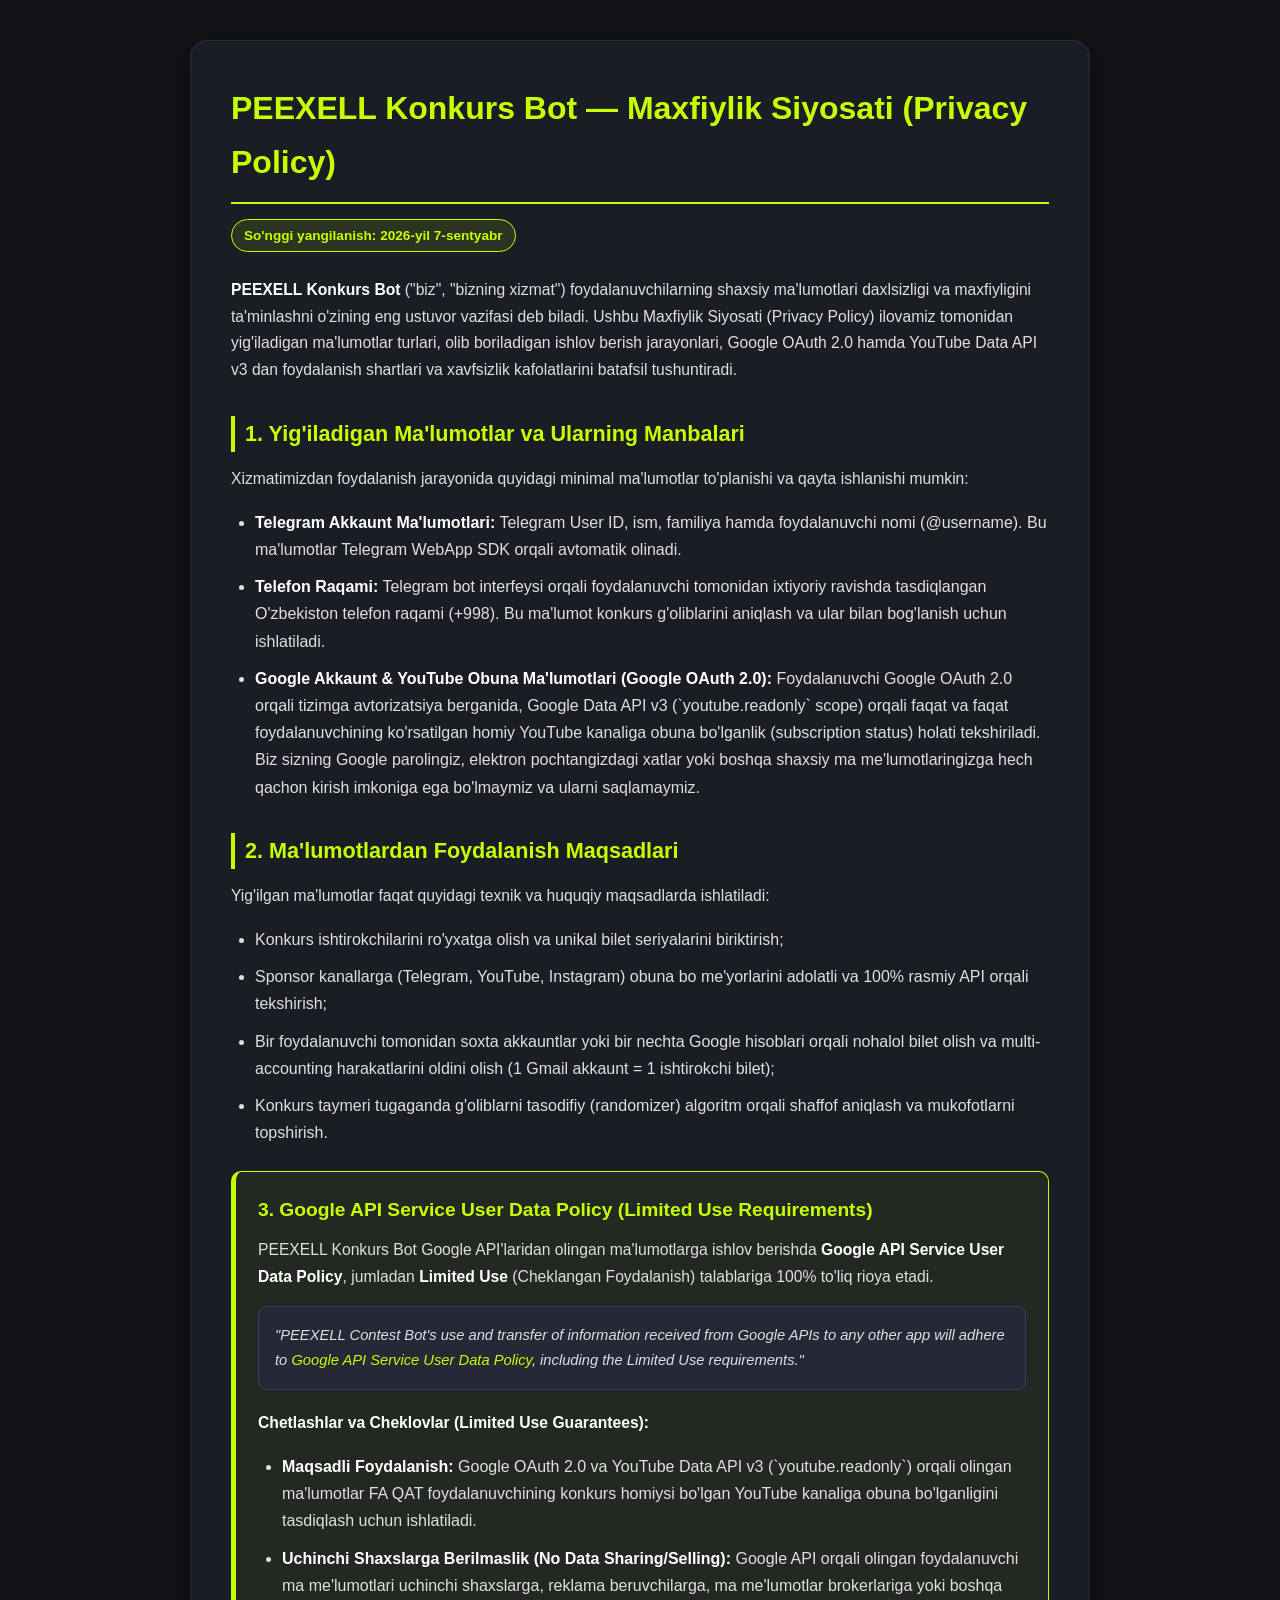
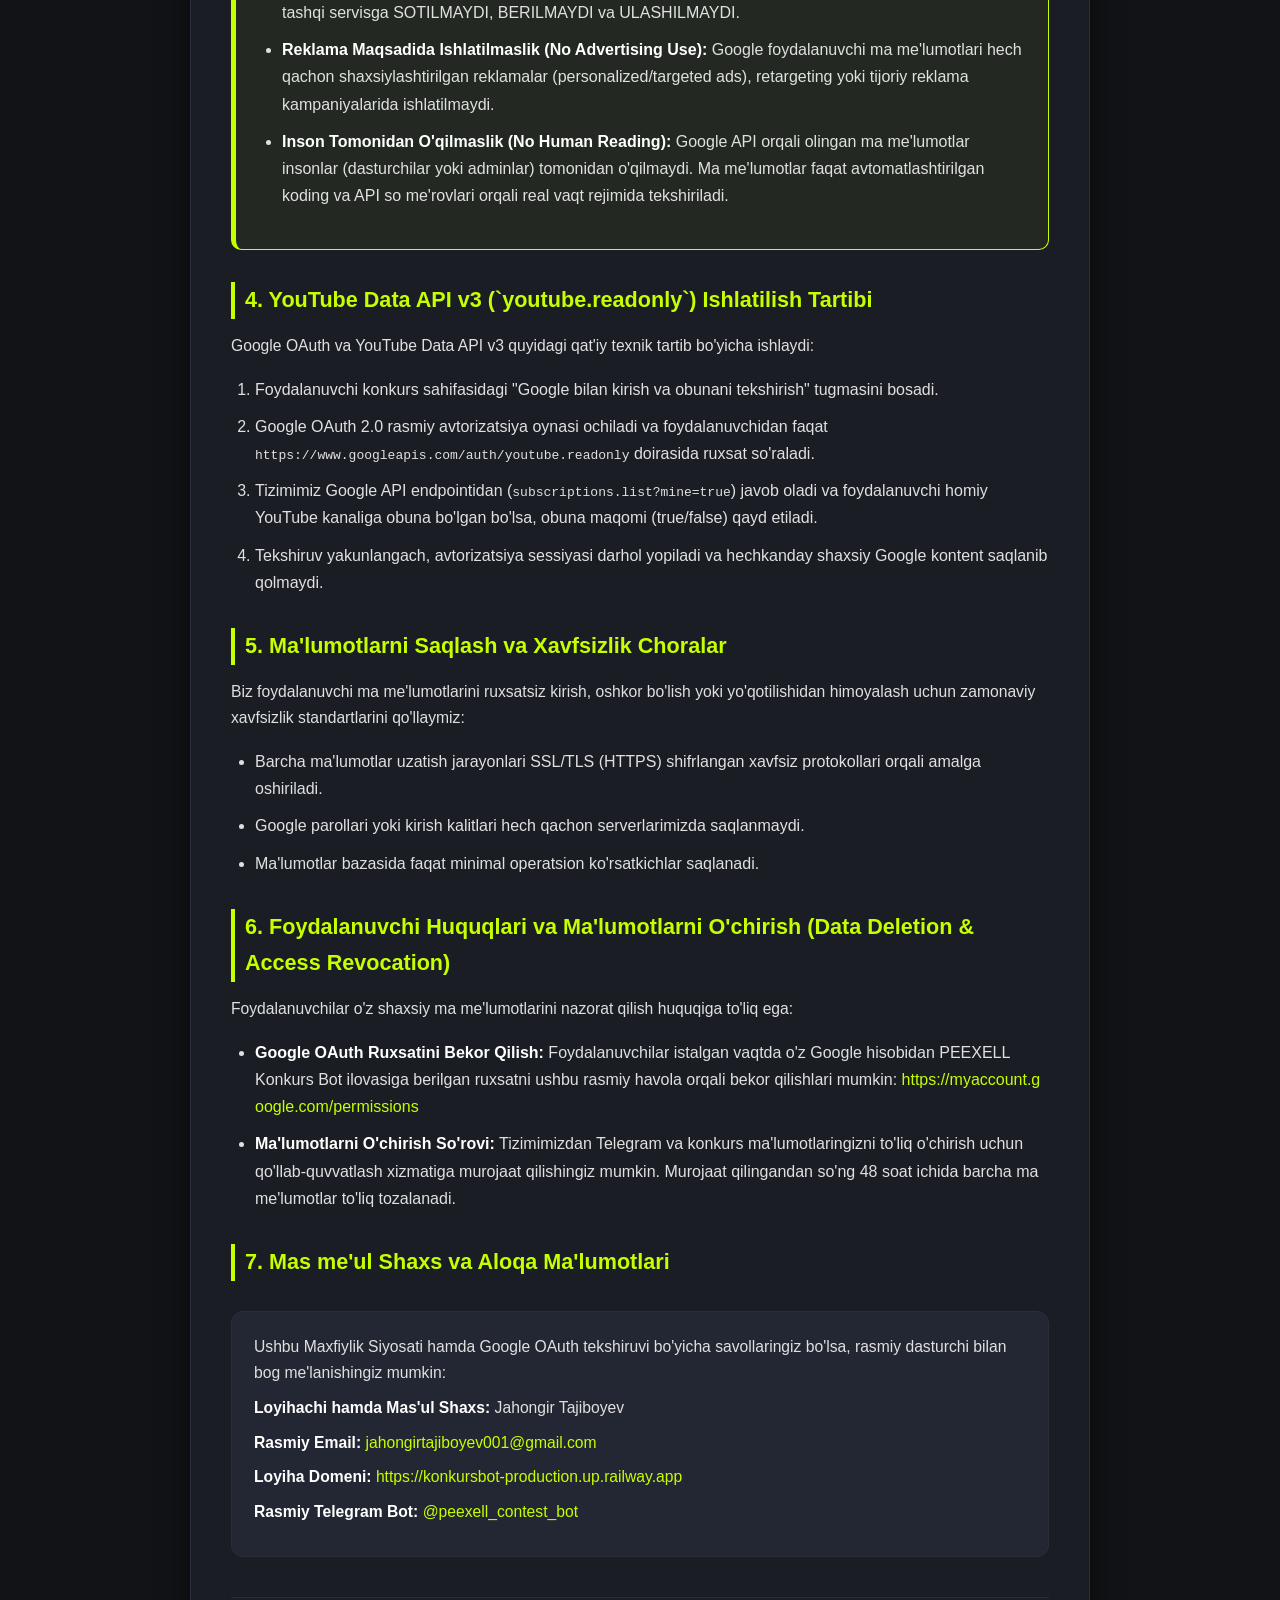
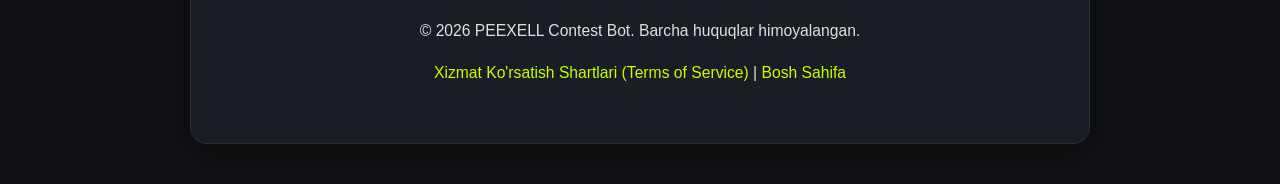
<file: frontend/privacy.html>
<!DOCTYPE html>
<html lang="uz">
<head>
    <meta charset="UTF-8">
    <meta name="viewport" content="width=device-width, initial-scale=1.0">
    <meta name="description" content="PEEXELL Konkurs Bot Maxfiylik Siyosati (Privacy Policy) - Google OAuth 2.0, YouTube Data API v3 va Google API Service User Data Policy (Limited Use Requirements) talablariga 100% mos rasmiy hujjat.">
    <meta name="keywords" content="PEEXELL, Privacy Policy, Maxfiylik Siyosati, Google OAuth, YouTube Data API, Limited Use Policy, Telegram Bot, Uzbekistan">
    <meta name="author" content="Jahongir Tajiboyev">
    <meta name="robots" content="index, follow">
    
    <!-- Google Search Console Domain Verification Meta Tag -->
    <meta name="google-site-verification" content="PEEXELL_GOOGLE_SEARCH_CONSOLE_VERIFICATION_TOKEN" />

    <!-- Open Graph Metadata -->
    <meta property="og:title" content="PEEXELL Konkurs Bot — Maxfiylik Siyosati (Privacy Policy)">
    <meta property="og:description" content="PEEXELL Konkurs Bot xizmatining shaxsiy ma'lumotlarni himoya qilish siyosati va Google API Service User Data Policy (Limited Use) talablariga rioya etish hujjati.">
    <meta property="og:type" content="website">
    <meta property="og:url" content="https://konkursbot-production.up.railway.app/privacy.html">
    <meta property="og:image" content="https://konkursbot-production.up.railway.app/assets/logo.jpg">

    <title>PEEXELL Konkurs Bot - Maxfiylik Siyosati (Privacy Policy)</title>
    
    <link rel="canonical" href="https://konkursbot-production.up.railway.app/privacy.html" />

    <!-- Schema.org JSON-LD Markup for Google Search Console & Verification -->
    <script type="application/ld+json">
    {
      "@context": "https://schema.org",
      "@type": "WebPage",
      "name": "PEEXELL Konkurs Bot - Maxfiylik Siyosati (Privacy Policy)",
      "url": "https://konkursbot-production.up.railway.app/privacy.html",
      "description": "PEEXELL Konkurs Bot xizmatining Maxfiylik Siyosati va Google API Service User Data Policy talablariga muvofiqligi hujjatlashtirilgan rasmiy sahifasi.",
      "publisher": {
        "@type": "Organization",
        "name": "PEEXELL",
        "url": "https://konkursbot-production.up.railway.app",
        "logo": "https://konkursbot-production.up.railway.app/assets/logo.jpg"
      }
    }
    </script>

    <style>
        :root {
            --bg-color: #121316;
            --card-bg: #1a1d24;
            --card-border: #2a2e39;
            --primary-color: #C5FF00;
            --secondary-color: #00E5FF;
            --text-main: #e0e0e0;
            --text-muted: #a0a5b5;
            --box-bg: #232733;
        }

        * {
            box-sizing: border-box;
            margin: 0;
            padding: 0;
        }

        body {
            font-family: -apple-system, BlinkMacSystemFont, "Segoe UI", Roboto, Helvetica, Arial, sans-serif;
            line-height: 1.7;
            background-color: var(--bg-color);
            color: var(--text-main);
            padding: 40px 20px;
        }

        .container {
            max-width: 900px;
            margin: 0 auto;
            background: var(--card-bg);
            padding: 40px;
            border-radius: 16px;
            border: 1px solid var(--card-border);
            box-shadow: 0 10px 30px rgba(0,0,0,0.5);
        }

        .header-title {
            color: var(--primary-color);
            border-bottom: 2px solid var(--primary-color);
            padding-bottom: 12px;
            font-size: 2rem;
            margin-bottom: 15px;
            font-weight: 800;
        }

        .badge-updated {
            display: inline-block;
            background: rgba(197, 255, 0, 0.1);
            color: var(--primary-color);
            border: 1px solid var(--primary-color);
            padding: 4px 12px;
            border-radius: 20px;
            font-size: 0.85rem;
            font-weight: 600;
            margin-bottom: 25px;
        }

        h2 {
            color: var(--primary-color);
            margin-top: 32px;
            margin-bottom: 14px;
            font-size: 1.35rem;
            border-left: 4px solid var(--primary-color);
            padding-left: 10px;
        }

        h3 {
            color: var(--secondary-color);
            margin-top: 20px;
            margin-bottom: 10px;
            font-size: 1.1rem;
        }

        p {
            margin-bottom: 16px;
            color: var(--text-main);
            font-size: 0.98rem;
        }

        ul, ol {
            padding-left: 24px;
            margin-bottom: 18px;
        }

        li {
            margin-bottom: 10px;
            color: var(--text-main);
        }

        strong {
            color: #ffffff;
        }

        a {
            color: var(--primary-color);
            text-decoration: none;
            word-break: break-all;
        }

        a:hover {
            text-decoration: underline;
        }

        .policy-callout {
            background: #1c2536;
            border: 1px solid var(--secondary-color);
            border-left: 5px solid var(--secondary-color);
            padding: 20px;
            border-radius: 10px;
            margin: 24px 0;
        }

        .policy-callout h3 {
            margin-top: 0;
            color: var(--secondary-color);
        }

        .google-limited-use-box {
            background: rgba(197, 255, 0, 0.05);
            border: 1px solid var(--primary-color);
            border-left: 5px solid var(--primary-color);
            padding: 22px;
            border-radius: 10px;
            margin: 25px 0;
        }

        .google-limited-use-box h3 {
            margin-top: 0;
            color: var(--primary-color);
            font-size: 1.2rem;
        }

        .english-notice {
            background: #252836;
            padding: 16px;
            border-radius: 8px;
            font-style: italic;
            font-size: 0.92rem;
            border: 1px solid #3b3f54;
            margin-top: 10px;
            margin-bottom: 20px;
        }

        .contact-card {
            background: var(--box-bg);
            padding: 22px;
            border-radius: 12px;
            border: 1px solid var(--card-border);
            margin-top: 30px;
        }

        .contact-card p {
            margin-bottom: 8px;
        }

        .footer-nav {
            margin-top: 40px;
            padding-top: 20px;
            border-top: 1px solid var(--card-border);
            text-align: center;
            font-size: 0.9rem;
        }

        @media (max-width: 600px) {
            body {
                padding: 15px 10px;
            }
            .container {
                padding: 20px 15px;
            }
            .header-title {
                font-size: 1.5rem;
            }
        }
    </style>
</head>
<body>
    <div class="container">
        <h1 class="header-title">PEEXELL Konkurs Bot — Maxfiylik Siyosati (Privacy Policy)</h1>
        <div class="badge-updated">So'nggi yangilanish: 2026-yil 7-sentyabr</div>

        <p><strong>PEEXELL Konkurs Bot</strong> ("biz", "bizning xizmat") foydalanuvchilarning shaxsiy ma'lumotlari daxlsizligi va maxfiyligini ta'minlashni o'zining eng ustuvor vazifasi deb biladi. Ushbu Maxfiylik Siyosati (Privacy Policy) ilovamiz tomonidan yig'iladigan ma'lumotlar turlari, olib boriladigan ishlov berish jarayonlari, Google OAuth 2.0 hamda YouTube Data API v3 dan foydalanish shartlari va xavfsizlik kafolatlarini batafsil tushuntiradi.</p>

        <h2>1. Yig'iladigan Ma'lumotlar va Ularning Manbalari</h2>
        <p>Xizmatimizdan foydalanish jarayonida quyidagi minimal ma'lumotlar to'planishi va qayta ishlanishi mumkin:</p>
        <ul>
            <li><strong>Telegram Akkaunt Ma'lumotlari:</strong> Telegram User ID, ism, familiya hamda foydalanuvchi nomi (@username). Bu ma'lumotlar Telegram WebApp SDK orqali avtomatik olinadi.</li>
            <li><strong>Telefon Raqami:</strong> Telegram bot interfeysi orqali foydalanuvchi tomonidan ixtiyoriy ravishda tasdiqlangan O'zbekiston telefon raqami (+998). Bu ma'lumot konkurs g'oliblarini aniqlash va ular bilan bog'lanish uchun ishlatiladi.</li>
            <li><strong>Google Akkaunt & YouTube Obuna Ma'lumotlari (Google OAuth 2.0):</strong> Foydalanuvchi Google OAuth 2.0 orqali tizimga avtorizatsiya berganida, Google Data API v3 (`youtube.readonly` scope) orqali faqat va faqat foydalanuvchining ko'rsatilgan homiy YouTube kanaliga obuna bo'lganlik (subscription status) holati tekshiriladi. Biz sizning Google parolingiz, elektron pochtangizdagi xatlar yoki boshqa shaxsiy ma me'lumotlaringizga hech qachon kirish imkoniga ega bo'lmaymiz va ularni saqlamaymiz.</li>
        </ul>

        <h2>2. Ma'lumotlardan Foydalanish Maqsadlari</h2>
        <p>Yig'ilgan ma'lumotlar faqat quyidagi texnik va huquqiy maqsadlarda ishlatiladi:</p>
        <ul>
            <li>Konkurs ishtirokchilarini ro'yxatga olish va unikal bilet seriyalarini biriktirish;</li>
            <li>Sponsor kanallarga (Telegram, YouTube, Instagram) obuna bo me'yorlarini adolatli va 100% rasmiy API orqali tekshirish;</li>
            <li>Bir foydalanuvchi tomonidan soxta akkauntlar yoki bir nechta Google hisoblari orqali nohalol bilet olish va multi-accounting harakatlarini oldini olish (1 Gmail akkaunt = 1 ishtirokchi bilet);</li>
            <li>Konkurs taymeri tugaganda g'oliblarni tasodifiy (randomizer) algoritm orqali shaffof aniqlash va mukofotlarni topshirish.</li>
        </ul>

        <div class="google-limited-use-box">
            <h3>3. Google API Service User Data Policy (Limited Use Requirements)</h3>
            <p>PEEXELL Konkurs Bot Google API'laridan olingan ma'lumotlarga ishlov berishda <strong>Google API Service User Data Policy</strong>, jumladan <strong>Limited Use</strong> (Cheklangan Foydalanish) talablariga 100% to'liq rioya etadi.</p>
            
            <div class="english-notice">
                "PEEXELL Contest Bot's use and transfer of information received from Google APIs to any other app will adhere to <a href="https://developers.google.com/terms/api-services-user-data-policy" target="_blank">Google API Service User Data Policy</a>, including the Limited Use requirements."
            </div>

            <p><strong>Chetlashlar va Cheklovlar (Limited Use Guarantees):</strong></p>
            <ul>
                <li><strong>Maqsadli Foydalanish:</strong> Google OAuth 2.0 va YouTube Data API v3 (`youtube.readonly`) orqali olingan ma'lumotlar FA QAT foydalanuvchining konkurs homiysi bo'lgan YouTube kanaliga obuna bo'lganligini tasdiqlash uchun ishlatiladi.</li>
                <li><strong>Uchinchi Shaxslarga Berilmaslik (No Data Sharing/Selling):</strong> Google API orqali olingan foydalanuvchi ma me'lumotlari uchinchi shaxslarga, reklama beruvchilarga, ma me'lumotlar brokerlariga yoki boshqa tashqi servisga SOTILMAYDI, BERILMAYDI va ULASHILMAYDI.</li>
                <li><strong>Reklama Maqsadida Ishlatilmaslik (No Advertising Use):</strong> Google foydalanuvchi ma me'lumotlari hech qachon shaxsiylashtirilgan reklamalar (personalized/targeted ads), retargeting yoki tijoriy reklama kampaniyalarida ishlatilmaydi.</li>
                <li><strong>Inson Tomonidan O'qilmaslik (No Human Reading):</strong> Google API orqali olingan ma me'lumotlar insonlar (dasturchilar yoki adminlar) tomonidan o'qilmaydi. Ma me'lumotlar faqat avtomatlashtirilgan koding va API so me'rovlari orqali real vaqt rejimida tekshiriladi.</li>
            </ul>
        </div>

        <h2>4. YouTube Data API v3 (`youtube.readonly`) Ishlatilish Tartibi</h2>
        <p>Google OAuth va YouTube Data API v3 quyidagi qat'iy texnik tartib bo'yicha ishlaydi:</p>
        <ol>
            <li>Foydalanuvchi konkurs sahifasidagi "Google bilan kirish va obunani tekshirish" tugmasini bosadi.</li>
            <li>Google OAuth 2.0 rasmiy avtorizatsiya oynasi ochiladi va foydalanuvchidan faqat <code>https://www.googleapis.com/auth/youtube.readonly</code> doirasida ruxsat so'raladi.</li>
            <li>Tizimimiz Google API endpointidan (<code>subscriptions.list?mine=true</code>) javob oladi va foydalanuvchi homiy YouTube kanaliga obuna bo'lgan bo'lsa, obuna maqomi (true/false) qayd etiladi.</li>
            <li>Tekshiruv yakunlangach, avtorizatsiya sessiyasi darhol yopiladi va hechkanday shaxsiy Google kontent saqlanib qolmaydi.</li>
        </ol>

        <h2>5. Ma'lumotlarni Saqlash va Xavfsizlik Choralar</h2>
        <p>Biz foydalanuvchi ma me'lumotlarini ruxsatsiz kirish, oshkor bo'lish yoki yo'qotilishidan himoyalash uchun zamonaviy xavfsizlik standartlarini qo'llaymiz:</p>
        <ul>
            <li>Barcha ma'lumotlar uzatish jarayonlari SSL/TLS (HTTPS) shifrlangan xavfsiz protokollari orqali amalga oshiriladi.</li>
            <li>Google parollari yoki kirish kalitlari hech qachon serverlarimizda saqlanmaydi.</li>
            <li>Ma'lumotlar bazasida faqat minimal operatsion ko'rsatkichlar saqlanadi.</li>
        </ul>

        <h2>6. Foydalanuvchi Huquqlari va Ma'lumotlarni O'chirish (Data Deletion & Access Revocation)</h2>
        <p>Foydalanuvchilar o'z shaxsiy ma me'lumotlarini nazorat qilish huquqiga to'liq ega:</p>
        <ul>
            <li><strong>Google OAuth Ruxsatini Bekor Qilish:</strong> Foydalanuvchilar istalgan vaqtda o'z Google hisobidan PEEXELL Konkurs Bot ilovasiga berilgan ruxsatni ushbu rasmiy havola orqali bekor qilishlari mumkin: <a href="https://myaccount.google.com/permissions" target="_blank">https://myaccount.google.com/permissions</a></li>
            <li><strong>Ma'lumotlarni O'chirish So'rovi:</strong> Tizimimizdan Telegram va konkurs ma'lumotlaringizni to'liq o'chirish uchun qo'llab-quvvatlash xizmatiga murojaat qilishingiz mumkin. Murojaat qilingandan so'ng 48 soat ichida barcha ma me'lumotlar to'liq tozalanadi.</li>
        </ul>

        <h2>7. Mas me'ul Shaxs va Aloqa Ma'lumotlari</h2>
        <div class="contact-card">
            <p>Ushbu Maxfiylik Siyosati hamda Google OAuth tekshiruvi bo'yicha savollaringiz bo'lsa, rasmiy dasturchi bilan bog me'lanishingiz mumkin:</p>
            <p><strong>Loyihachi hamda Mas'ul Shaxs:</strong> Jahongir Tajiboyev</p>
            <p><strong>Rasmiy Email:</strong> <a href="mailto:jahongirtajiboyev001@gmail.com">jahongirtajiboyev001@gmail.com</a></p>
            <p><strong>Loyiha Domeni:</strong> <a href="https://konkursbot-production.up.railway.app" target="_blank">https://konkursbot-production.up.railway.app</a></p>
            <p><strong>Rasmiy Telegram Bot:</strong> <a href="https://t.me/peexell_contest_bot" target="_blank">@peexell_contest_bot</a></p>
        </div>

        <div class="footer-nav">
            <p>© 2026 PEEXELL Contest Bot. Barcha huquqlar himoyalangan.</p>
            <p style="margin-top: 8px;">
                <a href="/terms.html">Xizmat Ko'rsatish Shartlari (Terms of Service)</a> | 
                <a href="/index.html">Bosh Sahifa</a>
            </p>
        </div>
    </div>
</body>
</html>
</file>
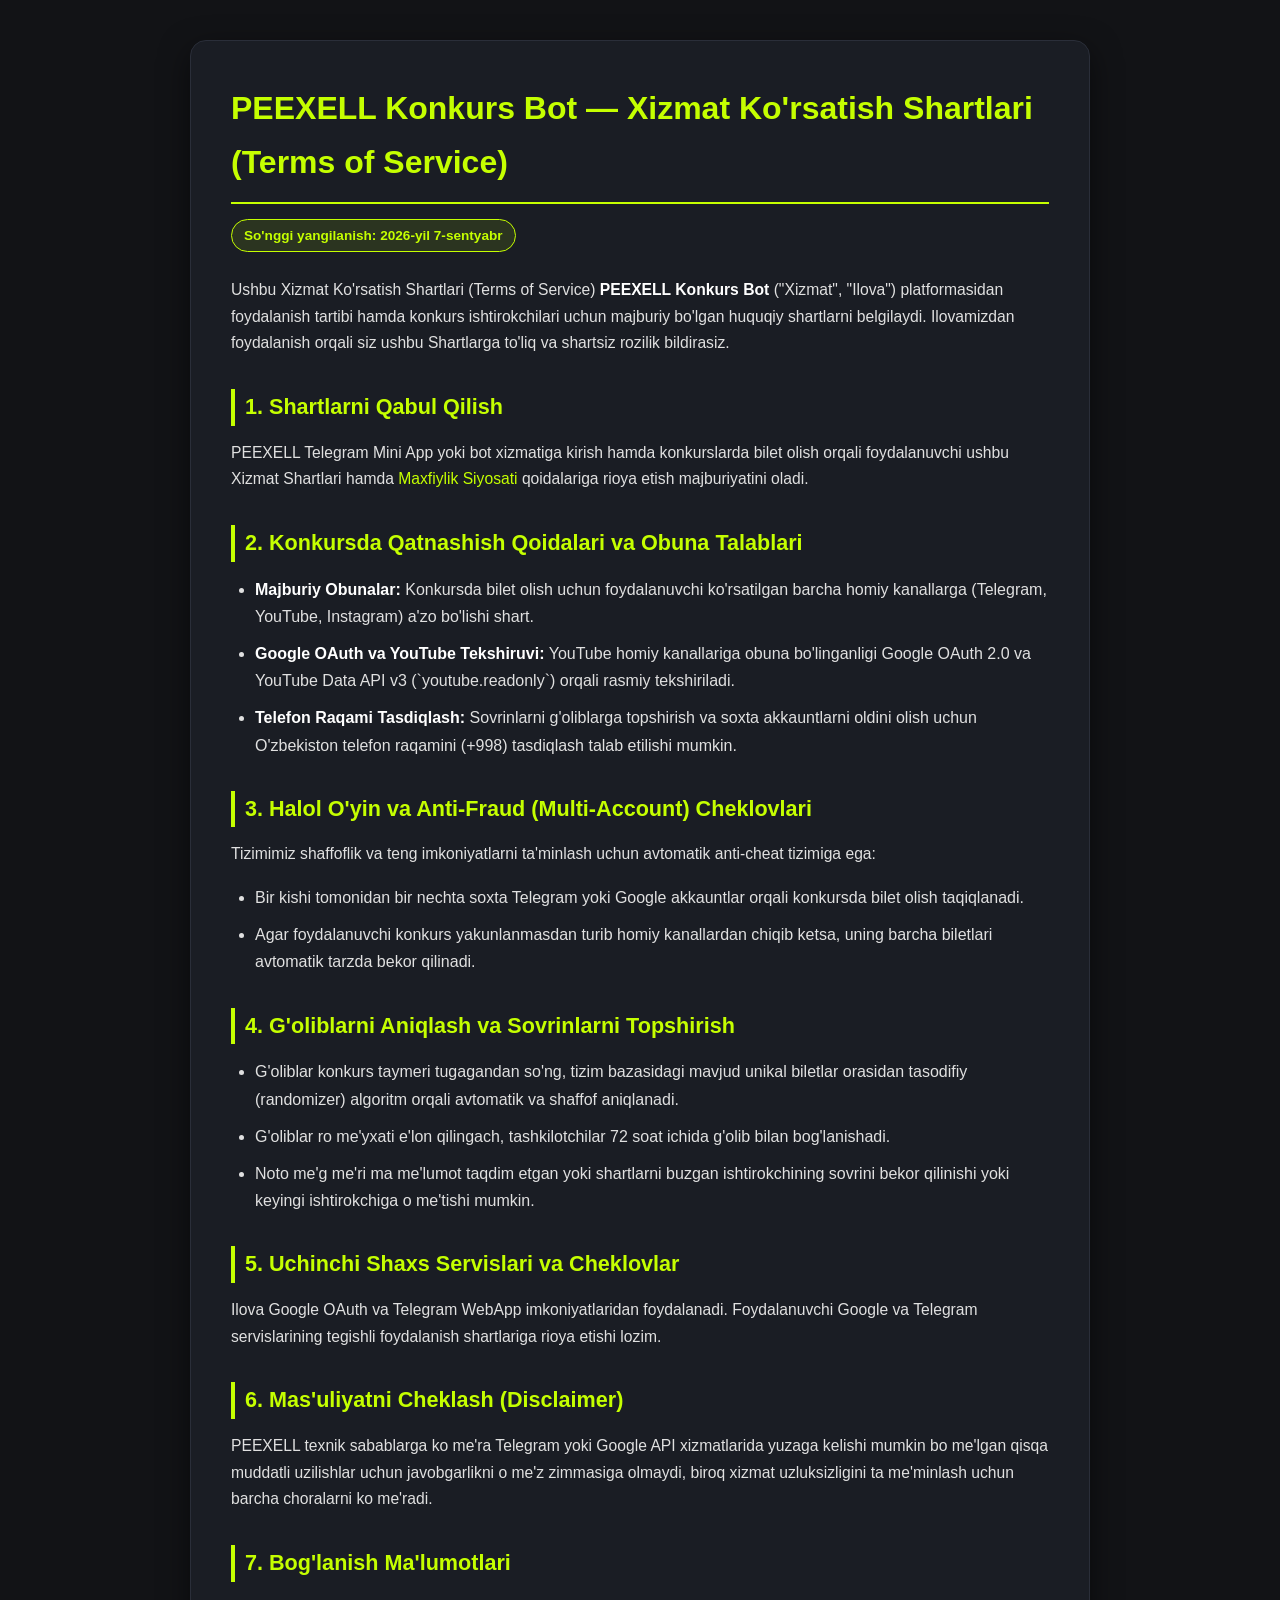
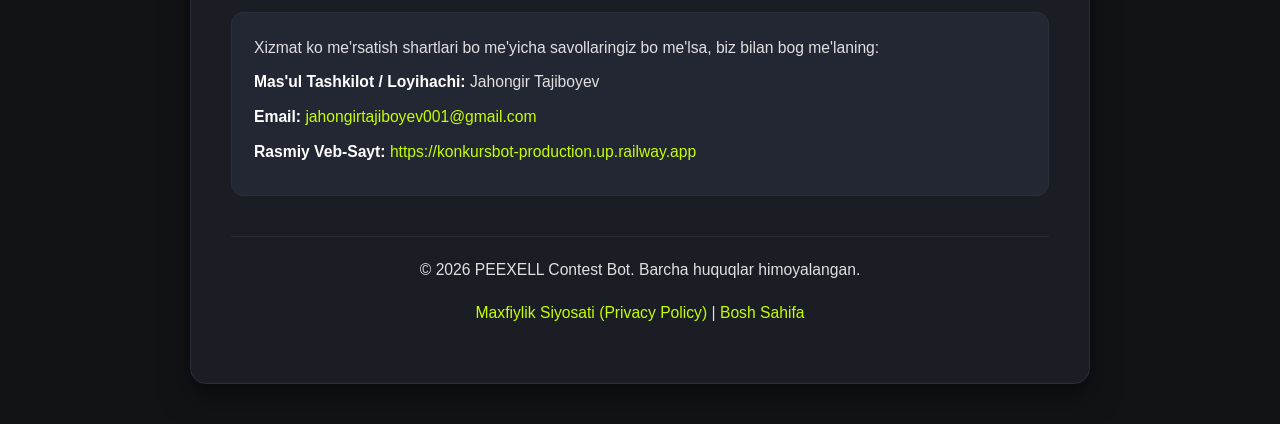
<file: frontend/terms.html>
<!DOCTYPE html>
<html lang="uz">
<head>
    <meta charset="UTF-8">
    <meta name="viewport" content="width=device-width, initial-scale=1.0">
    <meta name="description" content="PEEXELL Konkurs Bot Xizmat Ko'rsatish Shartlari (Terms of Service) - Foydalanish qoidalari, Google OAuth va Telegram integratsiyasi shartlari.">
    <meta name="keywords" content="PEEXELL, Terms of Service, Xizmat Shartlari, Google OAuth, Telegram Bot, Uzbekistan">
    <meta name="author" content="Jahongir Tajiboyev">
    <meta name="robots" content="index, follow">

    <!-- Google Search Console Domain Verification Meta Tag -->
    <meta name="google-site-verification" content="PEEXELL_GOOGLE_SEARCH_CONSOLE_VERIFICATION_TOKEN" />

    <!-- Open Graph Metadata -->
    <meta property="og:title" content="PEEXELL Konkurs Bot — Xizmat Ko'rsatish Shartlari (Terms of Service)">
    <meta property="og:description" content="PEEXELL Konkurs Bot xizmatidan foydalanish bo'yicha rasmiy huquqiy shartlar va konkurs qoidalari.">
    <meta property="og:type" content="website">
    <meta property="og:url" content="https://konkursbot-production.up.railway.app/terms.html">
    <meta property="og:image" content="https://konkursbot-production.up.railway.app/assets/logo.jpg">

    <title>PEEXELL Konkurs Bot - Xizmat Ko'rsatish Shartlari (Terms of Service)</title>

    <link rel="canonical" href="https://konkursbot-production.up.railway.app/terms.html" />

    <!-- Schema.org JSON-LD Markup for Google Search Console & Verification -->
    <script type="application/ld+json">
    {
      "@context": "https://schema.org",
      "@type": "WebPage",
      "name": "PEEXELL Konkurs Bot - Xizmat Ko'rsatish Shartlari (Terms of Service)",
      "url": "https://konkursbot-production.up.railway.app/terms.html",
      "description": "PEEXELL Konkurs Bot xizmatidan foydalanish shartlari va qoidalarining rasmiy hujjati.",
      "publisher": {
        "@type": "Organization",
        "name": "PEEXELL",
        "url": "https://konkursbot-production.up.railway.app",
        "logo": "https://konkursbot-production.up.railway.app/assets/logo.jpg"
      }
    }
    </script>

    <style>
        :root {
            --bg-color: #121316;
            --card-bg: #1a1d24;
            --card-border: #2a2e39;
            --primary-color: #C5FF00;
            --secondary-color: #00E5FF;
            --text-main: #e0e0e0;
            --text-muted: #a0a5b5;
            --box-bg: #232733;
        }

        * {
            box-sizing: border-box;
            margin: 0;
            padding: 0;
        }

        body {
            font-family: -apple-system, BlinkMacSystemFont, "Segoe UI", Roboto, Helvetica, Arial, sans-serif;
            line-height: 1.7;
            background-color: var(--bg-color);
            color: var(--text-main);
            padding: 40px 20px;
        }

        .container {
            max-width: 900px;
            margin: 0 auto;
            background: var(--card-bg);
            padding: 40px;
            border-radius: 16px;
            border: 1px solid var(--card-border);
            box-shadow: 0 10px 30px rgba(0,0,0,0.5);
        }

        .header-title {
            color: var(--primary-color);
            border-bottom: 2px solid var(--primary-color);
            padding-bottom: 12px;
            font-size: 2rem;
            margin-bottom: 15px;
            font-weight: 800;
        }

        .badge-updated {
            display: inline-block;
            background: rgba(197, 255, 0, 0.1);
            color: var(--primary-color);
            border: 1px solid var(--primary-color);
            padding: 4px 12px;
            border-radius: 20px;
            font-size: 0.85rem;
            font-weight: 600;
            margin-bottom: 25px;
        }

        h2 {
            color: var(--primary-color);
            margin-top: 32px;
            margin-bottom: 14px;
            font-size: 1.35rem;
            border-left: 4px solid var(--primary-color);
            padding-left: 10px;
        }

        p {
            margin-bottom: 16px;
            color: var(--text-main);
            font-size: 0.98rem;
        }

        ul, ol {
            padding-left: 24px;
            margin-bottom: 18px;
        }

        li {
            margin-bottom: 10px;
            color: var(--text-main);
        }

        strong {
            color: #ffffff;
        }

        a {
            color: var(--primary-color);
            text-decoration: none;
            word-break: break-all;
        }

        a:hover {
            text-decoration: underline;
        }

        .contact-card {
            background: var(--box-bg);
            padding: 22px;
            border-radius: 12px;
            border: 1px solid var(--card-border);
            margin-top: 30px;
        }

        .contact-card p {
            margin-bottom: 8px;
        }

        .footer-nav {
            margin-top: 40px;
            padding-top: 20px;
            border-top: 1px solid var(--card-border);
            text-align: center;
            font-size: 0.9rem;
        }

        @media (max-width: 600px) {
            body {
                padding: 15px 10px;
            }
            .container {
                padding: 20px 15px;
            }
            .header-title {
                font-size: 1.5rem;
            }
        }
    </style>
</head>
<body>
    <div class="container">
        <h1 class="header-title">PEEXELL Konkurs Bot — Xizmat Ko'rsatish Shartlari (Terms of Service)</h1>
        <div class="badge-updated">So'nggi yangilanish: 2026-yil 7-sentyabr</div>

        <p>Ushbu Xizmat Ko'rsatish Shartlari (Terms of Service) <strong>PEEXELL Konkurs Bot</strong> ("Xizmat", "Ilova") platformasidan foydalanish tartibi hamda konkurs ishtirokchilari uchun majburiy bo'lgan huquqiy shartlarni belgilaydi. Ilovamizdan foydalanish orqali siz ushbu Shartlarga to'liq va shartsiz rozilik bildirasiz.</p>

        <h2>1. Shartlarni Qabul Qilish</h2>
        <p>PEEXELL Telegram Mini App yoki bot xizmatiga kirish hamda konkurslarda bilet olish orqali foydalanuvchi ushbu Xizmat Shartlari hamda <a href="/privacy.html">Maxfiylik Siyosati</a> qoidalariga rioya etish majburiyatini oladi.</p>

        <h2>2. Konkursda Qatnashish Qoidalari va Obuna Talablari</h2>
        <ul>
            <li><strong>Majburiy Obunalar:</strong> Konkursda bilet olish uchun foydalanuvchi ko'rsatilgan barcha homiy kanallarga (Telegram, YouTube, Instagram) a'zo bo'lishi shart.</li>
            <li><strong>Google OAuth va YouTube Tekshiruvi:</strong> YouTube homiy kanallariga obuna bo'linganligi Google OAuth 2.0 va YouTube Data API v3 (`youtube.readonly`) orqali rasmiy tekshiriladi.</li>
            <li><strong>Telefon Raqami Tasdiqlash:</strong> Sovrinlarni g'oliblarga topshirish va soxta akkauntlarni oldini olish uchun O'zbekiston telefon raqamini (+998) tasdiqlash talab etilishi mumkin.</li>
        </ul>

        <h2>3. Halol O'yin va Anti-Fraud (Multi-Account) Cheklovlari</h2>
        <p>Tizimimiz shaffoflik va teng imkoniyatlarni ta'minlash uchun avtomatik anti-cheat tizimiga ega:</p>
        <ul>
            <li>Bir kishi tomonidan bir nechta soxta Telegram yoki Google akkauntlar orqali konkursda bilet olish taqiqlanadi.</li>
            <li>Agar foydalanuvchi konkurs yakunlanmasdan turib homiy kanallardan chiqib ketsa, uning barcha biletlari avtomatik tarzda bekor qilinadi.</li>
        </ul>

        <h2>4. G'oliblarni Aniqlash va Sovrinlarni Topshirish</h2>
        <ul>
            <li>G'oliblar konkurs taymeri tugagandan so'ng, tizim bazasidagi mavjud unikal biletlar orasidan tasodifiy (randomizer) algoritm orqali avtomatik va shaffof aniqlanadi.</li>
            <li>G'oliblar ro me'yxati e'lon qilingach, tashkilotchilar 72 soat ichida g'olib bilan bog'lanishadi.</li>
            <li>Noto me'g me'ri ma me'lumot taqdim etgan yoki shartlarni buzgan ishtirokchining sovrini bekor qilinishi yoki keyingi ishtirokchiga o me'tishi mumkin.</li>
        </ul>

        <h2>5. Uchinchi Shaxs Servislari va Cheklovlar</h2>
        <p>Ilova Google OAuth va Telegram WebApp imkoniyatlaridan foydalanadi. Foydalanuvchi Google va Telegram servislarining tegishli foydalanish shartlariga rioya etishi lozim.</p>

        <h2>6. Mas'uliyatni Cheklash (Disclaimer)</h2>
        <p>PEEXELL texnik sabablarga ko me'ra Telegram yoki Google API xizmatlarida yuzaga kelishi mumkin bo me'lgan qisqa muddatli uzilishlar uchun javobgarlikni o me'z zimmasiga olmaydi, biroq xizmat uzluksizligini ta me'minlash uchun barcha choralarni ko me'radi.</p>

        <h2>7. Bog'lanish Ma'lumotlari</h2>
        <div class="contact-card">
            <p>Xizmat ko me'rsatish shartlari bo me'yicha savollaringiz bo me'lsa, biz bilan bog me'laning:</p>
            <p><strong>Mas'ul Tashkilot / Loyihachi:</strong> Jahongir Tajiboyev</p>
            <p><strong>Email:</strong> <a href="mailto:jahongirtajiboyev001@gmail.com">jahongirtajiboyev001@gmail.com</a></p>
            <p><strong>Rasmiy Veb-Sayt:</strong> <a href="https://konkursbot-production.up.railway.app" target="_blank">https://konkursbot-production.up.railway.app</a></p>
        </div>

        <div class="footer-nav">
            <p>© 2026 PEEXELL Contest Bot. Barcha huquqlar himoyalangan.</p>
            <p style="margin-top: 8px;">
                <a href="/privacy.html">Maxfiylik Siyosati (Privacy Policy)</a> | 
                <a href="/index.html">Bosh Sahifa</a>
            </p>
        </div>
    </div>
</body>
</html>
</file>
